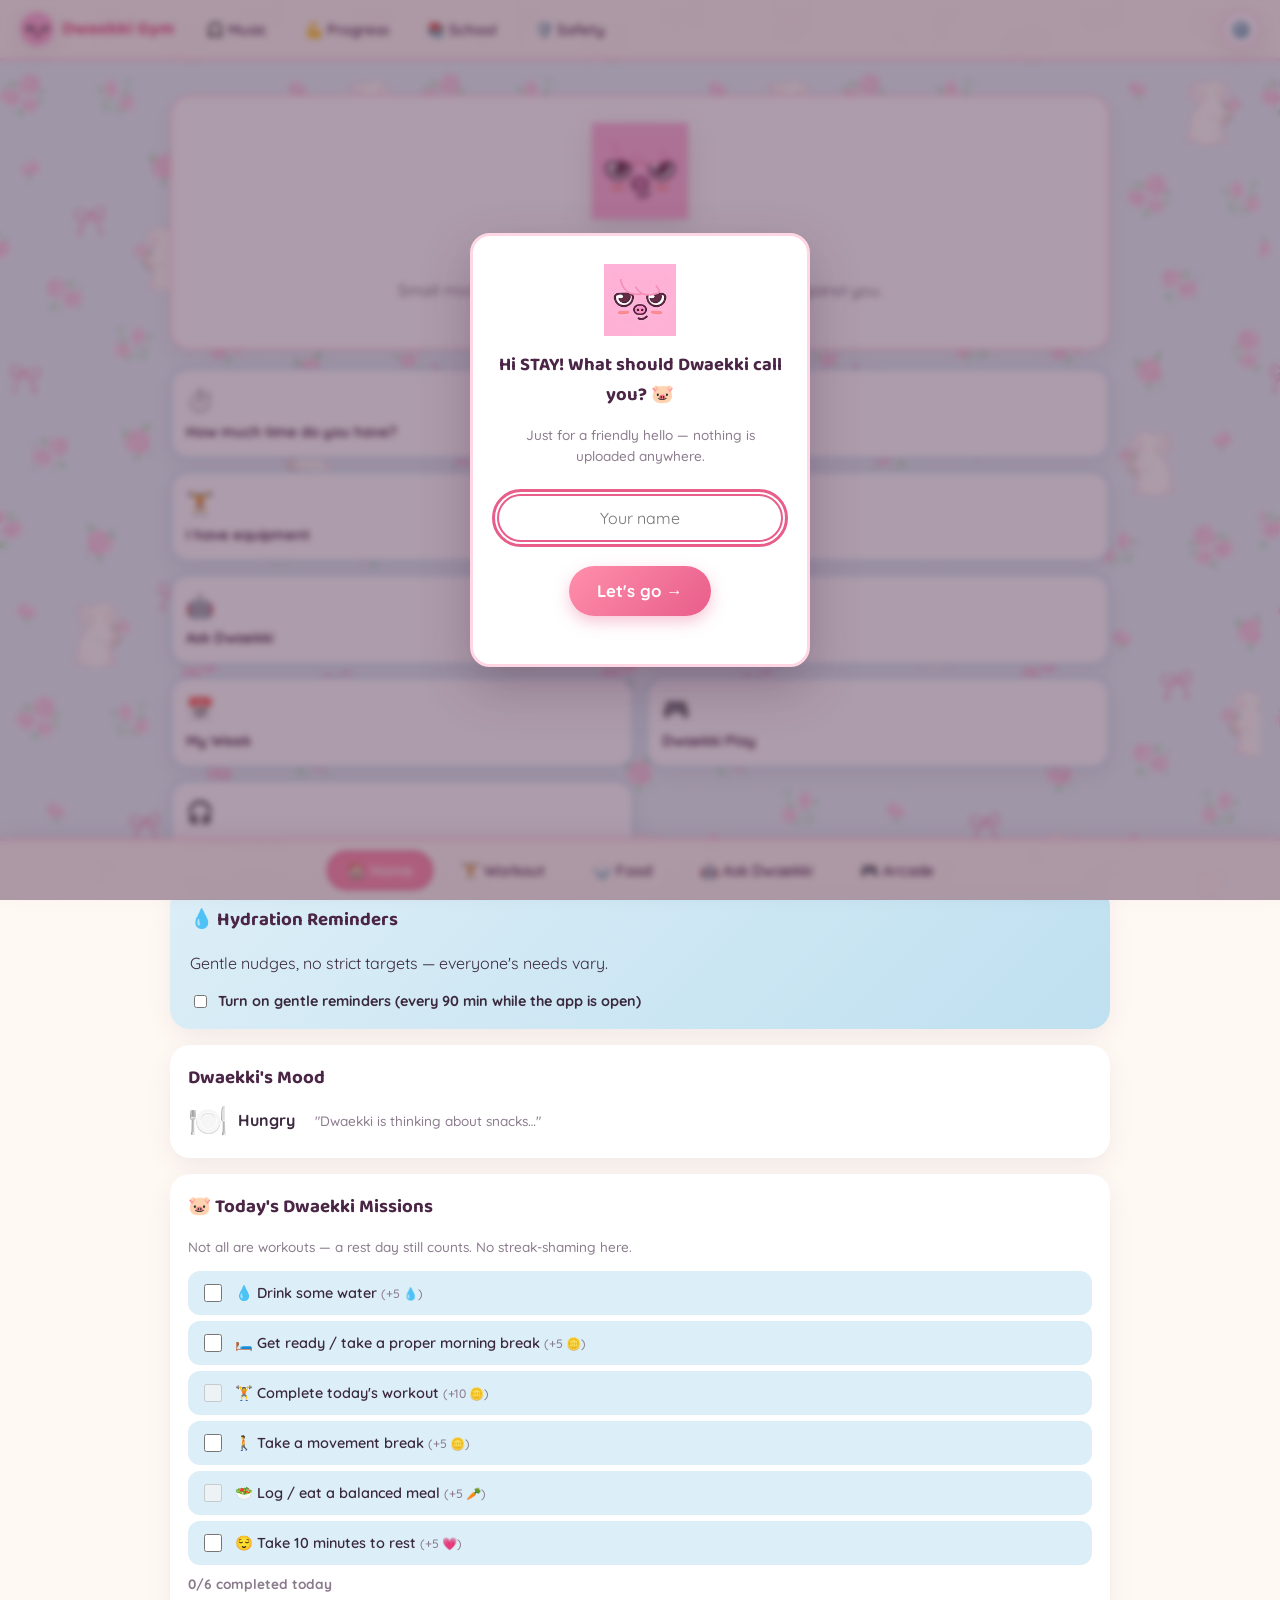
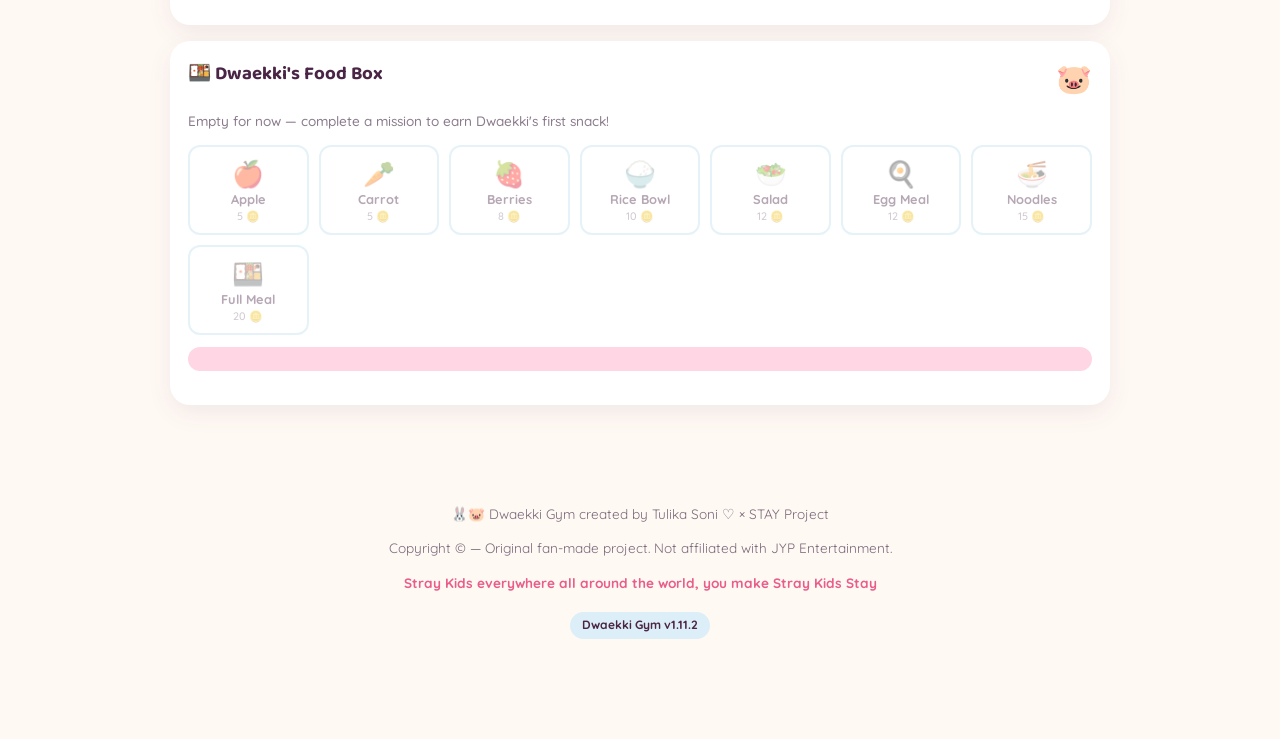
<file: index.html>
<!DOCTYPE html>
<html lang="en">
<head>
<meta charset="UTF-8" />
<meta name="viewport" content="width=device-width, initial-scale=1, viewport-fit=cover" />
<title>Dwaekki Gym 🐷🏋️</title>
<meta name="description" content="A free, no-pressure home workout + balanced food + mini-game world for STAYs everywhere." />
<meta name="theme-color" content="#FF8FAB" />
<link rel="manifest" href="manifest.json" />
<link rel="icon" href="icon-outside-192.png" />
<link rel="apple-touch-icon" href="icon-outside-180.png" />
<link rel="preconnect" href="https://fonts.googleapis.com">
<link href="https://fonts.googleapis.com/css2?family=Baloo+2:wght@500;600;700;800&family=Quicksand:wght@400;500;600;700&display=swap" rel="stylesheet">
<link rel="stylesheet" href="style.css" />
<script src="https://js.puter.com/v2/"></script>
</head>
<body>

<!-- ============ NAME ONBOARDING MODAL ============ -->
<div id="nameModal" class="name-modal hidden">
  <div class="name-modal-card">
    <img src="logo.png" class="name-modal-logo" alt="Dwaekki Gym logo" />
    <h2>Hi STAY! What should Dwaekki call you? 🐷</h2>
    <p class="muted">Just for a friendly hello — nothing is uploaded anywhere.</p>
    <input id="nameInput" type="text" placeholder="Your name" maxlength="24" autocomplete="off" />
    <button id="nameSubmitBtn" class="btn-primary big">Let's go →</button>
  </div>
</div>

<!-- ============ TOP BAR ============ -->
<header class="topbar">
  <div class="brand">
    <img src="icon-inside.png" alt="" class="brand-icon" />
    <span class="brand-name">Dwaekki Gym</span>
  </div>

  <nav class="topnav" id="topnav">
    <button data-nav="music" class="nav-btn">🎧 Music</button>
    <button data-nav="progress" class="nav-btn">💪 Progress</button>
    <button data-nav="school" class="nav-btn">📚 School</button>
    <button data-nav="safety" class="nav-btn">🛡️ Safety</button>
  </nav>

  <div class="topbar-actions">
    <div class="settings-wrap">
      <button id="settingsBtn" class="settings-btn" aria-haspopup="true" aria-expanded="false">⚙️</button>
      <div id="settingsPanel" class="settings-panel hidden">
        <h4>⚙️ Settings</h4>
        <div class="settings-row">
          <div id="currencyStrip" class="currency-strip"></div>
        </div>
        <div class="settings-row">
          <span class="settings-label">Select Language</span>
          <div id="google_translate_element" class="translate-slot"></div>
        </div>
        <div class="settings-row">
          <button id="installBtn" class="install-btn hidden">⬇️ Install</button>
        </div>
        <div class="settings-row">
          <span class="settings-label">🎨 Wallpaper Shop</span>
          <p class="muted" style="margin:0 0 6px;">Spend your 🪙 Dwaekki Coins on a new background for the whole app.</p>
          <div class="wallpaper-grid" id="wallpaperGrid"></div>
        </div>
      </div>
    </div>
  </div>
</header>

<!-- ============ BOTTOM NAV (desktop / tablet) ============ -->
<nav class="bottomnav-desktop" id="bottomnavDesktop">
  <button data-nav="home" class="desktop-bottom-btn active">🏠 Home</button>
  <button data-nav="workout" class="desktop-bottom-btn">🏋️ Workout</button>
  <button data-nav="food" class="desktop-bottom-btn">🍚 Food</button>
  <button data-nav="ai" class="desktop-bottom-btn">🤖 Ask Dwaekki</button>
  <button data-nav="arcade" class="desktop-bottom-btn">🎮 Arcade</button>
</nav>

<!-- ============ BOTTOM MOBILE NAV ============ -->
<nav class="bottomnav" id="bottomnav">
  <button data-nav="home" class="bottom-btn active"><span class="bottom-emoji">🏠</span><span>Home</span></button>
  <button data-nav="library" class="bottom-btn"><span class="bottom-emoji">📚</span><span>Library</span></button>
  <button data-nav="food" class="bottom-btn"><span class="bottom-emoji">🍚</span><span>Food</span></button>
  <button data-nav="ai" class="bottom-btn"><span class="bottom-emoji">🤖</span><span>Dwaekki</span></button>
  <button data-nav="safety" class="bottom-btn"><span class="bottom-emoji">🛡️</span><span>Safety</span></button>
</nav>

<!-- ============ HOME / DASHBOARD ============ -->
<main id="view-home" class="view active">
  <section class="greet-card">
    <img src="logo.png" alt="Dwaekki Gym logo" class="greet-logo" />
    <h1>Hi <span id="userNameDisplay" class="accent">STAY</span> <span class="wave">👋</span></h1>
    <p class="hero-sub" id="greetSub">Small movement counts. Dwaekki isn't keeping score against you.</p>
  </section>

  <section class="pill-grid">
    <button class="pill-card" data-nav="time"><span class="pill-emoji">⏱️</span>How much time do you have?</button>
    <button class="pill-card" data-quick-eq="none"><span class="pill-emoji">🧍</span>I have nothing</button>
    <button class="pill-card" data-quick-eq="some"><span class="pill-emoji">🏋️</span>I have equipment</button>
    <button class="pill-card" data-quick-goal="gentle"><span class="pill-emoji">🛌</span>Low-Energy Day</button>
    <button class="pill-card" data-nav="ai"><span class="pill-emoji">🤖</span>Ask Dwaekki</button>
    <button class="pill-card" data-nav="food"><span class="pill-emoji">🍚</span>Build a meal</button>
    <button class="pill-card" data-nav="progress"><span class="pill-emoji">📅</span>My Week</button>
    <button class="pill-card" data-nav="arcade"><span class="pill-emoji">🎮</span>Dwaekki Play</button>
    <button class="pill-card" data-nav="music"><span class="pill-emoji">🎧</span>Dwaekki Music</button>
  </section>

  <section class="hydration-card">
    <h3>💧 Hydration Reminders</h3>
    <p>Gentle nudges, no strict targets — everyone's needs vary.</p>
    <label class="hydro-toggle"><input type="checkbox" id="hydrationToggle" /> Turn on gentle reminders (every 90 min while the app is open)</label>
    <p id="hydrationNote" class="muted hidden">💧 Reminders are on — Dwaekki will nudge you gently.</p>
  </section>

  <section class="card mood-card">
    <h3>Dwaekki's Mood</h3>
    <div id="dwaekkiMood" class="mood-display"></div>
  </section>

  <section class="card missions-card">
    <h3>🐷 Today's Dwaekki Missions</h3>
    <p class="muted">Not all are workouts — a rest day still counts. No streak-shaming here.</p>
    <div id="missionsList"></div>
    <p id="missionsCount" class="muted" style="margin-top:8px;font-weight:700;"></p>
  </section>

  <section class="card foodbox-card">
    <div style="display:flex;justify-content:space-between;align-items:center;">
      <h3>🍱 Dwaekki's Food Box</h3>
      <span style="font-size:1.8rem;">🐷</span>
    </div>
    <p id="foodBoxHistory" class="muted"></p>
    <div id="foodShopGrid" class="food-shop-grid"></div>
    <p id="foodBoxReaction" class="dwaekki-says"></p>
  </section>
</main>

<!-- ============ WORKOUT HUB ============ -->
<main id="view-workout" class="view">
  <h2>🏋️ Home Workout Hub</h2>

  <div class="step" id="step-equipment">
    <h3>What do you have?</h3>
    <div class="choice-row" id="equipmentChoice">
      <button class="choice-pill" data-eq="none">🟢 Nothing</button>
      <button class="choice-pill" data-eq="basic">🟡 Basic home stuff</button>
      <button class="choice-pill" data-eq="some">🔵 Some equipment</button>
      <button class="choice-pill" data-eq="full">🟣 Full home gym</button>
    </div>
    <div id="equipmentList" class="checkbox-row hidden">
      <label><input type="checkbox" value="dumbbells" /> ☑ Dumbbells</label>
      <label><input type="checkbox" value="bands" /> ☑ Resistance bands</label>
      <label><input type="checkbox" value="mat" /> ☑ Yoga mat</label>
      <label><input type="checkbox" value="kettlebell" /> ☑ Kettlebell</label>
      <label><input type="checkbox" value="pullup" /> ☑ Pull-up bar</label>
      <label><input type="checkbox" value="bike" /> ☑ Exercise bike</label>
      <label><input type="checkbox" value="treadmill" /> ☑ Treadmill</label>
      <label><input type="checkbox" value="skipping" /> ☑ Skipping rope</label>
    </div>
  </div>

  <div class="step" id="step-goal">
    <h3>What do you want to do?</h3>
    <div class="choice-row" id="goalChoice">
      <button class="choice-pill" data-goal="strength">💪 Strength</button>
      <button class="choice-pill" data-goal="cardio">🫀 Cardio</button>
      <button class="choice-pill" data-goal="mobility">🧘 Mobility</button>
      <button class="choice-pill" data-goal="energy">⚡ Energy boost</button>
      <button class="choice-pill" data-goal="general">🏃 General fitness</button>
      <button class="choice-pill" data-goal="posture">🧍 Posture & movement</button>
      <button class="choice-pill" data-goal="music">🎵 Music workout</button>
      <button class="choice-pill" data-goal="beginner">🌱 Beginner</button>
      <button class="choice-pill" data-goal="gentle">😴 Gentle / recovery</button>
    </div>
  </div>

  <div class="step" id="step-accessibility">
    <h3>Any adjustments? <span class="muted">(optional)</span></h3>
    <div class="choice-row" id="accessChoice">
      <button class="choice-pill toggle" data-acc="seated">🧑‍🦽 Seated versions</button>
      <button class="choice-pill toggle" data-acc="lowimpact">🕊️ Low-impact</button>
      <button class="choice-pill toggle" data-acc="nojump">🚫 No jumping</button>
    </div>
  </div>

  <button id="generateWorkoutBtn" class="btn-primary big">Build My Workout 🐷</button>

  <div id="workoutResult" class="workout-result hidden">
    <h3 id="workoutTitle"></h3>
    <ol id="workoutList" class="exercise-list"></ol>
    <div class="workout-actions">
      <button id="startGuidedTimerBtn" class="btn-primary big">▶️ Start Guided Timer</button>
    </div>
    <div class="workout-actions">
      <button id="completeWorkoutBtn" class="btn-ghost">✅ I already did this</button>
      <button id="missedDayBtn" class="btn-ghost">🔄 I missed today</button>
    </div>
    <p id="dwaekkiSays" class="dwaekki-says"></p>
  </div>

  <div class="card safety-note">🛡️ Stop if something causes real pain. This is general movement guidance, not personal medical advice — see the <button class="linklike" data-nav="safety">Safety Center</button> for the full rules.</div>
</main>

<!-- ============ HOW MUCH TIME DO YOU HAVE? ============ -->
<main id="view-time" class="view">
  <h2>⏱️ How much time do you have?</h2>
  <p class="section-sub">Dwaekki will size a workout to fit — pick a number below.</p>
  <div class="choice-row" id="timeChipRow">
    <button class="time-chip" data-mins="5">5 min</button>
    <button class="time-chip" data-mins="10">10 min</button>
    <button class="time-chip" data-mins="15">15 min</button>
    <button class="time-chip" data-mins="20">20 min</button>
    <button class="time-chip" data-mins="30">30 min</button>
  </div>
  <p class="muted" style="margin-top:14px;">Uses whatever equipment + goal you last picked in the Workout Hub (defaults to bodyweight · general fitness).</p>
</main>

<!-- ============ GUIDED WORKOUT TIMER ============ -->
<main id="view-timer" class="view">
  <div id="timerPreScreen">
    <h2>🐷 Your Workout</h2>
    <div class="timer-pre-card">
      <p id="timerPreSummary" class="muted" style="font-size:.95rem;"></p>
      <div class="switch-row"><span>🔊 Sound</span><input type="checkbox" id="timerSoundToggle" checked /></div>
      <div class="switch-row"><span>📳 Vibration</span><input type="checkbox" id="timerVibrationToggle" checked /></div>
      <div class="switch-row"><span>🔆 Keep screen awake</span><input type="checkbox" id="timerWakeToggle" checked /></div>
      <p class="muted" style="font-size:.75rem; margin:6px 0 0;">Phones pause timers when the screen locks — keeping this on is the surest way to have the countdown stay perfectly accurate start to finish.</p>
      <button id="timerBeginBtn" class="btn-primary big" style="margin-top:14px;">▶ Start Workout</button>
    </div>
  </div>

  <div id="timerActiveScreen" class="hidden">
    <div class="timer-active-card" id="timerActiveCard">
      <p class="timer-step-label" id="timerStepLabel"></p>
      <h2 id="timerExerciseName"></h2>
      <div class="timer-countdown" id="timerCountdown">00:00</div>
      <div class="timer-progress-bar"><div id="timerProgressFill" class="timer-progress-fill"></div></div>
      <p id="timerNextLabel" class="muted"></p>
      <p id="timerRestMsg" class="dwaekki-says hidden">💗 Sip some water, shake it out — back to it soon.</p>
      <div class="timer-controls">
        <button id="timerPauseBtn" class="btn-ghost">⏸️</button>
        <button id="timerSkipBtn" class="btn-ghost">⏭️</button>
        <button id="timerRestartBtn" class="btn-ghost">🔄</button>
      </div>
    </div>
  </div>

  <div id="timerDoneScreen" class="hidden">
    <div class="timer-done-card">
      <h2>🎉 You Did It!</h2>
      <p class="dwaekki-says">Dwaekki is proud of you. Small movement still counts. ❤️</p>
      <button id="timerFeedBtn" class="btn-primary big">🐰 Feed Dwaekki</button>
      <button id="timerBackHomeBtn" class="btn-ghost" style="margin-top:10px;">↩ Back Home</button>
    </div>
  </div>
</main>

<!-- ============ WORKOUT LIBRARY (full browse) ============ -->
<main id="view-library" class="view">
  <h2>📚 Workout Library</h2>
  <p class="section-sub">Every move Dwaekki knows, all in one place. Filter by what you've got and what you're going for — no need to build a full workout first.</p>

  <div class="step">
    <h3>What do you have?</h3>
    <div class="choice-row" id="libEquipmentChoice">
      <button class="choice-pill selected" data-lib-eq="none">🟢 Nothing</button>
      <button class="choice-pill" data-lib-eq="basic">🟡 Basic home stuff</button>
      <button class="choice-pill" data-lib-eq="some">🔵 Some equipment</button>
      <button class="choice-pill" data-lib-eq="full">🟣 Full home gym</button>
    </div>
  </div>

  <div class="step">
    <h3>What kind of move?</h3>
    <div class="choice-row" id="libGoalChoice">
      <button class="choice-pill selected" data-lib-goal="strength">💪 Strength</button>
      <button class="choice-pill" data-lib-goal="cardio">🫀 Cardio</button>
      <button class="choice-pill" data-lib-goal="mobility">🧘 Mobility</button>
      <button class="choice-pill" data-lib-goal="energy">⚡ Energy boost</button>
      <button class="choice-pill" data-lib-goal="general">🏃 General fitness</button>
      <button class="choice-pill" data-lib-goal="posture">🧍 Posture & movement</button>
      <button class="choice-pill" data-lib-goal="music">🎵 Music workout</button>
      <button class="choice-pill" data-lib-goal="beginner">🌱 Beginner</button>
      <button class="choice-pill" data-lib-goal="gentle">😴 Gentle / recovery</button>
    </div>
  </div>

  <div class="workout-result">
    <h3 id="libraryListTitle">Strength · Nothing needed</h3>
    <ol id="libraryList" class="exercise-list"></ol>
  </div>

  <div class="card safety-note">📚 Browsing only — nothing here logs a workout. Head to the <button class="linklike" data-nav="workout">Workout Hub</button> to build and complete a full session.</div>
</main>

<!-- ============ FOOD ============ -->
<main id="view-food" class="view">
  <h2>🍚 Food Section</h2>
  <p class="section-sub">No strict diets here — just balanced, worldwide-STAY meal ideas.</p>

  <div class="food-controls">
    <div class="control-block">
      <label for="regionSelect">Region</label>
      <select id="regionSelect"></select>
    </div>
    <div class="control-block">
      <label>Diet</label>
      <div class="choice-row" id="dietChoice">
        <button class="choice-pill selected" data-diet="veg">Vegetarian</button>
        <button class="choice-pill" data-diet="eggitarian">Eggetarian</button>
        <button class="choice-pill" data-diet="nonveg">Non-vegetarian</button>
      </div>
    </div>
  </div>

  <label class="budget-toggle"><input type="checkbox" id="budgetToggle" /> 💸 Budget-friendly only</label>

  <button id="showMealsBtn" class="btn-primary big">Show Me Meals 🍽️</button>
  <div id="mealResults" class="meal-grid"></div>

  <hr class="divider"/>

  <h3>🍱 Build My Plate</h3>
  <p class="section-sub">No calorie counting. Just pick what sounds good.</p>
  <div class="plate-builder">
    <div class="plate-col">
      <h4>Pick a carb</h4>
      <div class="choice-row" data-plate="carb">
        <button class="choice-pill">🍚 Rice</button><button class="choice-pill">🥔 Potato</button>
        <button class="choice-pill">🍞 Bread</button><button class="choice-pill">🌽 Corn</button>
        <button class="choice-pill">🍜 Noodles</button><button class="choice-pill">🥣 Oats</button>
      </div>
    </div>
    <div class="plate-col">
      <h4>Pick a protein</h4>
      <div class="choice-row" data-plate="protein">
        <button class="choice-pill">🌱 Dal</button><button class="choice-pill">🫘 Beans</button>
        <button class="choice-pill">🥛 Yogurt</button><button class="choice-pill">🧀 Paneer/Tofu</button>
        <button class="choice-pill">🥚 Eggs</button><button class="choice-pill">🐟 Fish</button>
        <button class="choice-pill">🍗 Chicken</button>
      </div>
    </div>
    <div class="plate-col">
      <h4>Add colour</h4>
      <div class="choice-row" data-plate="color">
        <button class="choice-pill">🥕 Carrot</button><button class="choice-pill">🥦 Broccoli</button>
        <button class="choice-pill">🥬 Greens</button><button class="choice-pill">🍅 Tomato</button>
        <button class="choice-pill">🥒 Cucumber</button><button class="choice-pill">🍎 Fruit</button>
      </div>
    </div>
    <div class="plate-col">
      <h4>Add something you enjoy</h4>
      <div class="choice-row" data-plate="joy">
        <button class="choice-pill">🍫 Chocolate</button><button class="choice-pill">🍪 Biscuit</button>
        <button class="choice-pill">🍦 Ice cream</button><button class="choice-pill">🍕 Pizza</button>
      </div>
    </div>
  </div>
  <div id="plateResult" class="plate-result hidden"></div>

  <hr class="divider"/>
  <h3>🥕 What can I make with what I have?</h3>
  <div class="pantry-row">
    <input id="pantryInput" type="text" placeholder="e.g. rice, eggs, tomatoes" />
    <button id="pantryBtn" class="btn-primary">Ask Dwaekki</button>
  </div>
  <div id="pantryResult" class="dwaekki-says"></div>
</main>

<!-- ============ ASK DWAEKKI (AI) ============ -->
<main id="view-ai" class="view">
  <h2><img src="icon-inside.png" alt="" class="ai-avatar-icon" /> Ask Dwaekki</h2>
  <p class="section-sub">Dwaekki is a small wellness helper — not a doctor, not a dietitian. For pain, injury, or eating/medical concerns, Dwaekki will always point you to a real qualified professional.</p>
  <p class="ai-mode-note" id="aiModeNote">🐷 Checking connection…</p>

  <div class="chat-window" id="chatWindow"></div>

  <div class="chat-suggestions" id="chatSuggestions">
    <button>I only have 10 minutes today. What can I do?</button>
    <button>I have dumbbells and a resistance band.</button>
    <button>What can I substitute for this exercise?</button>
    <button>I don't have eggs. What can I use instead?</button>
    <button>What can I make with rice, dal and vegetables?</button>
    <button>I'm travelling and don't have equipment.</button>
    <button>Can you make my workout shorter?</button>
    <button>I missed yesterday. What should I do today?</button>
  </div>

  <form id="chatForm" class="chat-form">
    <input id="chatInput" type="text" placeholder="Ask Dwaekki anything about workouts or food..." autocomplete="off" />
    <button type="submit" class="btn-primary">Send</button>
  </form>
</main>

<!-- ============ ARCADE ============ -->
<main id="view-arcade" class="view">
  <h2>🎮 Dwaekki Arcade</h2>
  <p class="section-sub">Pick any game. No pressure, no losing streaks — just cozy little breaks.</p>
  <div class="arcade-grid" id="arcadeGrid"></div>
  <div id="gameStage" class="game-stage hidden">
    <div class="game-stage-header">
      <h3 id="gameStageTitle"></h3>
      <button id="closeGameBtn" class="btn-ghost">✕ Close</button>
    </div>
    <div id="gameStageBody"></div>
  </div>
</main>

<!-- ============ MUSIC ============ -->
<main id="view-music" class="view">
  <h2>🎧 Dwaekki Music</h2>
  <p class="section-sub">Paste a YouTube link, or tap wherever you already listen — either way, keep the beat going while you move.</p>

  <div class="card music-connect-card">
    <h3>🎵 Find it on your platform</h3>
    <p class="muted">Type a song or artist, then tap wherever you already listen — it opens their search, already logged into your account in your browser.</p>
    <form id="platformSearchForm" class="pantry-row" style="margin-top:10px;">
      <input id="platformSearchInput" type="text" placeholder="Search a song or artist…" autocomplete="off" />
    </form>
    <div class="connect-row" style="margin-top:10px;">
      <button class="platform-btn platform-pick" data-platform="apple">🍎 Apple Music</button>
      <button class="platform-btn platform-pick" data-platform="ytmusic">▶️ YouTube Music</button>
      <button class="platform-btn platform-pick" data-platform="amazon">🎧 Amazon Music</button>
      <button class="platform-btn platform-pick" data-platform="tidal">🌊 Tidal</button>
      <button class="platform-btn platform-pick" data-platform="qobuz">🎼 Qobuz</button>
      <button class="platform-btn platform-pick" data-platform="jiosaavn">💚 JioSaavn</button>
      <button class="platform-btn platform-pick" data-platform="gaana">🧡 Gaana</button>
    </div>
  </div>

  <div class="card music-card">
    <h3>Or paste a link</h3>
    <label class="switch-row" style="border:none; padding:4px 0 10px;"><span>🔆 Keep screen awake while playing</span><input type="checkbox" id="musicWakeToggle" /></label>
    <div class="pantry-row">
      <input id="musicInput" type="text" placeholder="Paste a YouTube link…" autocomplete="off" />
      <button id="musicPlayBtn" class="btn-primary">Play</button>
    </div>
    <div id="musicEmbedWrap" class="music-embed-wrap hidden">
      <iframe id="musicEmbed" src="" title="Dwaekki Music player" frameborder="0" allow="autoplay; encrypted-media" allowfullscreen></iframe>
    </div>
    <p id="musicNote" class="muted"></p>
  </div>

  <h3>💡 Quick picks (STAY-approved moods)</h3>
  <div class="choice-row">
    <button class="choice-pill music-suggest" data-q="lofi study beats">🎵 Lo-fi focus</button>
    <button class="choice-pill music-suggest" data-q="kpop workout playlist">💃 K-pop workout mix</button>
    <button class="choice-pill music-suggest" data-q="stray kids upbeat songs">🐺 Stray Kids energy</button>
    <button class="choice-pill music-suggest" data-q="calm stretching music">🧘 Calm stretch music</button>
  </div>
  <p class="muted">Quick picks open a YouTube search in a new tab — pick whatever fits your mood, then paste the link above to play it here.</p>
</main>

<!-- ============ PROGRESS ============ -->
<main id="view-progress" class="view">
  <h2>💪 My Progress</h2>
  <div class="progress-grid">
    <div class="stat-card"><span id="statWorkouts">0</span><label>🏋️ Workouts completed</label></div>
    <div class="stat-card"><span id="statMinutes">0</span><label>⏱️ Active minutes</label></div>
    <div class="stat-card"><span id="statStreak">0</span><label>🔥 Current consistency</label></div>
    <div class="stat-card"><span id="statMobility">0</span><label>🧘 Mobility sessions</label></div>
    <div class="stat-card"><span id="statMeals">0</span><label>🥗 Meals explored</label></div>
    <div class="stat-card"><span id="statRest">0</span><label>💗 Rest days respected</label></div>
  </div>

  <div class="level-card">
    <h3 id="levelLabel2">Level 1 · Baby Dwaekki</h3>
    <div class="bar"><div id="levelBar2" class="bar-fill"></div></div>
  </div>

  <div class="dash-card">
    <h3>📅 My Week</h3>
    <div id="weekStrip" class="week-strip"></div>
  </div>

  <h3>🏆 Achievements</h3>
  <div class="achieve-grid" id="achieveGrid"></div>
</main>

<!-- ============ SCHOOL ============ -->
<main id="view-school" class="view">
  <h2>📚 Dwaekki School</h2>
  <p class="section-sub">Bite-sized answers to "why" — the science behind moving and eating well.</p>
  <div class="accordion" id="schoolAccordion"></div>
</main>

<!-- ============ SAFETY ============ -->
<main id="view-safety" class="view">
  <h2>🛡️ Safety Center</h2>
  <div class="card">
    <ul class="safety-list">
      <li>Stop if something causes significant or sharp pain.</li>
      <li>Never exercise through an injury — rest and recover first.</li>
      <li>Warm up before, cool down after.</li>
      <li>Use any equipment the way it's meant to be used.</li>
      <li>Keep clear space around you before you start moving.</li>
      <li>Don't copy advanced moves just because they look cool online.</li>
      <li>Ask a qualified adult, doctor, or physiotherapist if something feels off.</li>
    </ul>
  </div>
  <div class="card highlight">
    This site is built to be <strong>anti-extreme-diet</strong> and <strong>anti-body-shaming</strong>. There is no weight tracker, no calorie counter, and no "before/after" culture here — progress is measured in movement, consistency, and how you feel. 💗
  </div>
  <div class="card">
    Dwaekki is a fitness helper, not a medical professional. For pain, injury, fainting, breathing problems, disordered eating, or any medical concern — please talk to a parent/guardian, doctor, physiotherapist, or other qualified professional.
  </div>

  <div class="card privacy-card">
    <h3>🔒 Privacy</h3>
    <ul class="safety-list">
      <li>Everything (name, progress, week planner, points) stays on this device.</li>
      <li>No location, contacts, or personal/health data is collected.</li>
      <li>Your offline Dwaekki tools (workouts, food ideas, the mission game) run fully on this device.</li>
      <li>When you use Ask Dwaekki's online AI, your message is sent to the AI service Dwaekki uses (Puter) so it can reply — Dwaekki Gym itself doesn't store that chat history on a server.</li>
    </ul>
    <button id="clearDataBtn" class="btn-danger">Clear My Data</button>
  </div>
</main>

<footer class="site-footer">
  <p>🐰🐷 Dwaekki Gym created by Tulika Soni ♡ × STAY Project</p>
  <p>Copyright © — Original fan-made project. Not affiliated with JYP Entertainment.</p>
  <p class="footer-love">Stray Kids everywhere all around the world, you make Stray Kids Stay</p>
  <p class="version-tag" id="versionTag">Dwaekki Gym v1.0.0</p>
</footer>

<!-- ============ UPDATE TOAST ============ -->
<div id="updateToast" class="update-toast hidden">
  <p>🐷 A new Dwaekki update is ready!</p>
  <p class="update-sub">We've added some new things for you. ✨</p>
  <div class="update-actions">
    <button id="updateNowBtn" class="btn-primary">Update now</button>
    <button id="updateLaterBtn" class="btn-ghost">Later</button>
  </div>
</div>

<script src="data.js"></script>
<script src="ai.js"></script>
<script src="games.js"></script>
<script src="app.js"></script>
</body>
</html>
</file>
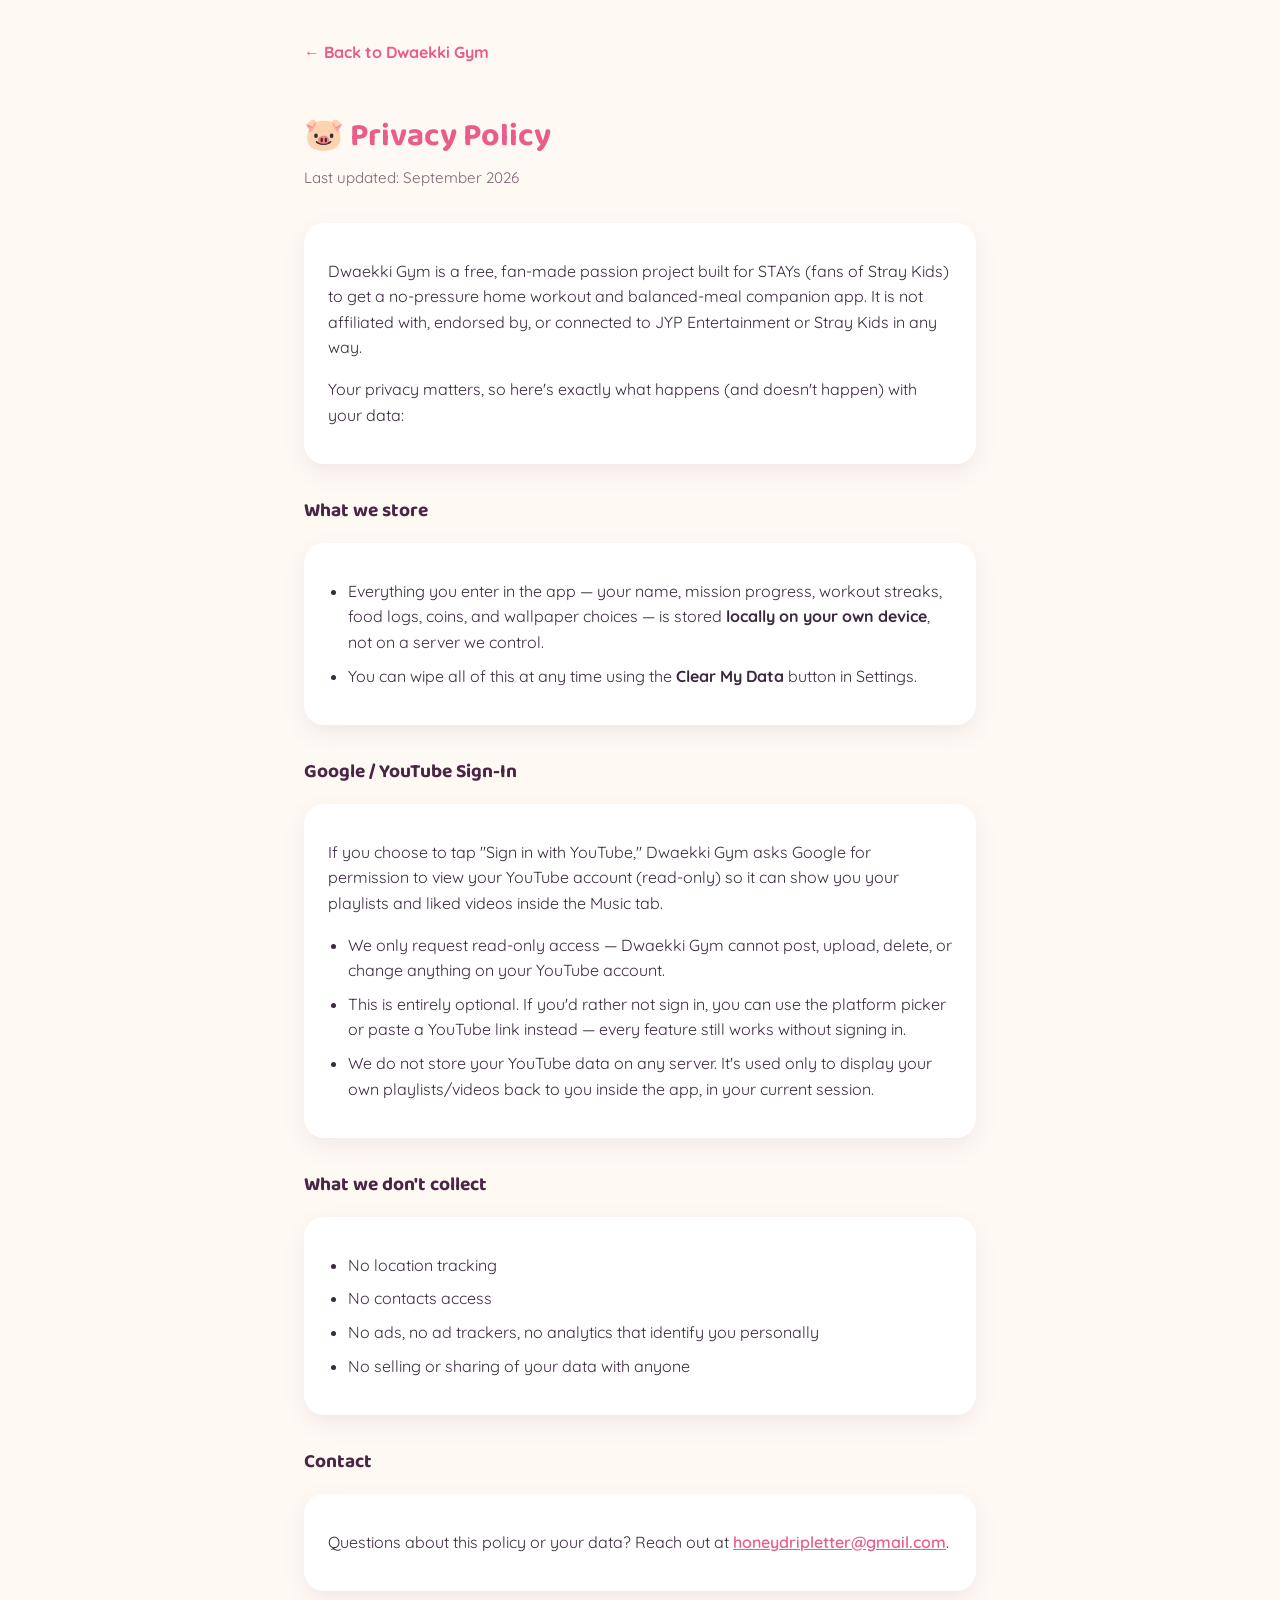
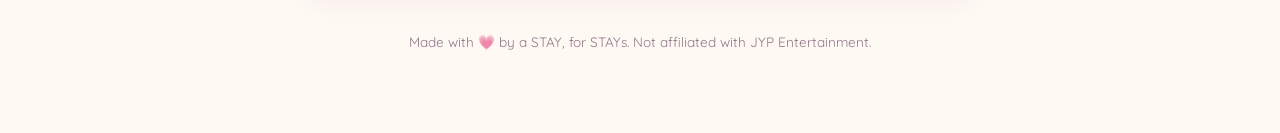
<file: privacy.html>
<!DOCTYPE html>
<html lang="en">
<head>
<meta charset="UTF-8" />
<meta name="viewport" content="width=device-width, initial-scale=1, viewport-fit=cover" />
<title>Privacy Policy — Dwaekki Gym 🐷</title>
<meta name="theme-color" content="#FF8FAB" />
<link rel="icon" href="icon-outside-192.png" />
<link rel="preconnect" href="https://fonts.googleapis.com">
<link href="https://fonts.googleapis.com/css2?family=Baloo+2:wght@600;700;800&family=Quicksand:wght@400;500;600;700&display=swap" rel="stylesheet">
<style>
  :root{
    --sky:#DCEEF7; --cream:#FFF9F4; --pink:#FF8FAB; --pink-soft:#FFD6E3;
    --pink-deep:#E85D8A; --plum:#4A2545; --ink:#3B2A3E; --radius:20px;
    --shadow:0 8px 24px rgba(74,37,69,0.08);
    --font-display:'Baloo 2', ui-rounded, sans-serif;
    --font-body:'Quicksand', ui-rounded, sans-serif;
  }
  *{box-sizing:border-box;}
  body{
    margin:0; font-family:var(--font-body); color:var(--ink);
    background:var(--cream); line-height:1.6;
  }
  .wrap{max-width:720px; margin:0 auto; padding:40px 24px 80px;}
  h1{font-family:var(--font-display); color:var(--pink-deep); font-size:2rem; margin-bottom:4px;}
  .sub{color:var(--plum); opacity:.7; margin-top:0; margin-bottom:32px; font-size:.95rem;}
  h2{font-family:var(--font-display); color:var(--plum); font-size:1.2rem; margin-top:32px;}
  .card{
    background:#fff; border-radius:var(--radius); padding:20px 24px;
    box-shadow:var(--shadow); margin-bottom:16px;
  }
  a{color:var(--pink-deep); font-weight:600;}
  .back{
    display:inline-block; margin-bottom:24px; text-decoration:none;
    font-weight:700; color:var(--pink-deep);
  }
  ul{padding-left:20px;}
  li{margin-bottom:8px;}
  footer{text-align:center; margin-top:40px; font-size:.85rem; color:var(--plum); opacity:.6;}
</style>
</head>
<body>
<div class="wrap">
  <a class="back" href="./">← Back to Dwaekki Gym</a>
  <h1>🐷 Privacy Policy</h1>
  <p class="sub">Last updated: September 2026</p>

  <div class="card">
    <p>Dwaekki Gym is a free, fan-made passion project built for STAYs (fans of Stray Kids) to get a
    no-pressure home workout and balanced-meal companion app. It is not affiliated with, endorsed by,
    or connected to JYP Entertainment or Stray Kids in any way.</p>
    <p>Your privacy matters, so here's exactly what happens (and doesn't happen) with your data:</p>
  </div>

  <h2>What we store</h2>
  <div class="card">
    <ul>
      <li>Everything you enter in the app — your name, mission progress, workout streaks, food logs,
      coins, and wallpaper choices — is stored <strong>locally on your own device</strong>, not on a
      server we control.</li>
      <li>You can wipe all of this at any time using the <strong>Clear My Data</strong> button in
      Settings.</li>
    </ul>
  </div>

  <h2>Google / YouTube Sign-In</h2>
  <div class="card">
    <p>If you choose to tap "Sign in with YouTube," Dwaekki Gym asks Google for permission to view your
    YouTube account (read-only) so it can show you your playlists and liked videos inside the Music tab.</p>
    <ul>
      <li>We only request read-only access — Dwaekki Gym cannot post, upload, delete, or change
      anything on your YouTube account.</li>
      <li>This is entirely optional. If you'd rather not sign in, you can use the platform picker or
      paste a YouTube link instead — every feature still works without signing in.</li>
      <li>We do not store your YouTube data on any server. It's used only to display your own
      playlists/videos back to you inside the app, in your current session.</li>
    </ul>
  </div>

  <h2>What we don't collect</h2>
  <div class="card">
    <ul>
      <li>No location tracking</li>
      <li>No contacts access</li>
      <li>No ads, no ad trackers, no analytics that identify you personally</li>
      <li>No selling or sharing of your data with anyone</li>
    </ul>
  </div>

  <h2>Contact</h2>
  <div class="card">
    <p>Questions about this policy or your data? Reach out at
    <a href="mailto:honeydripletter@gmail.com">honeydripletter@gmail.com</a>.</p>
  </div>

  <footer>Made with 💗 by a STAY, for STAYs. Not affiliated with JYP Entertainment.</footer>
</div>
</body>
</html>
</file>
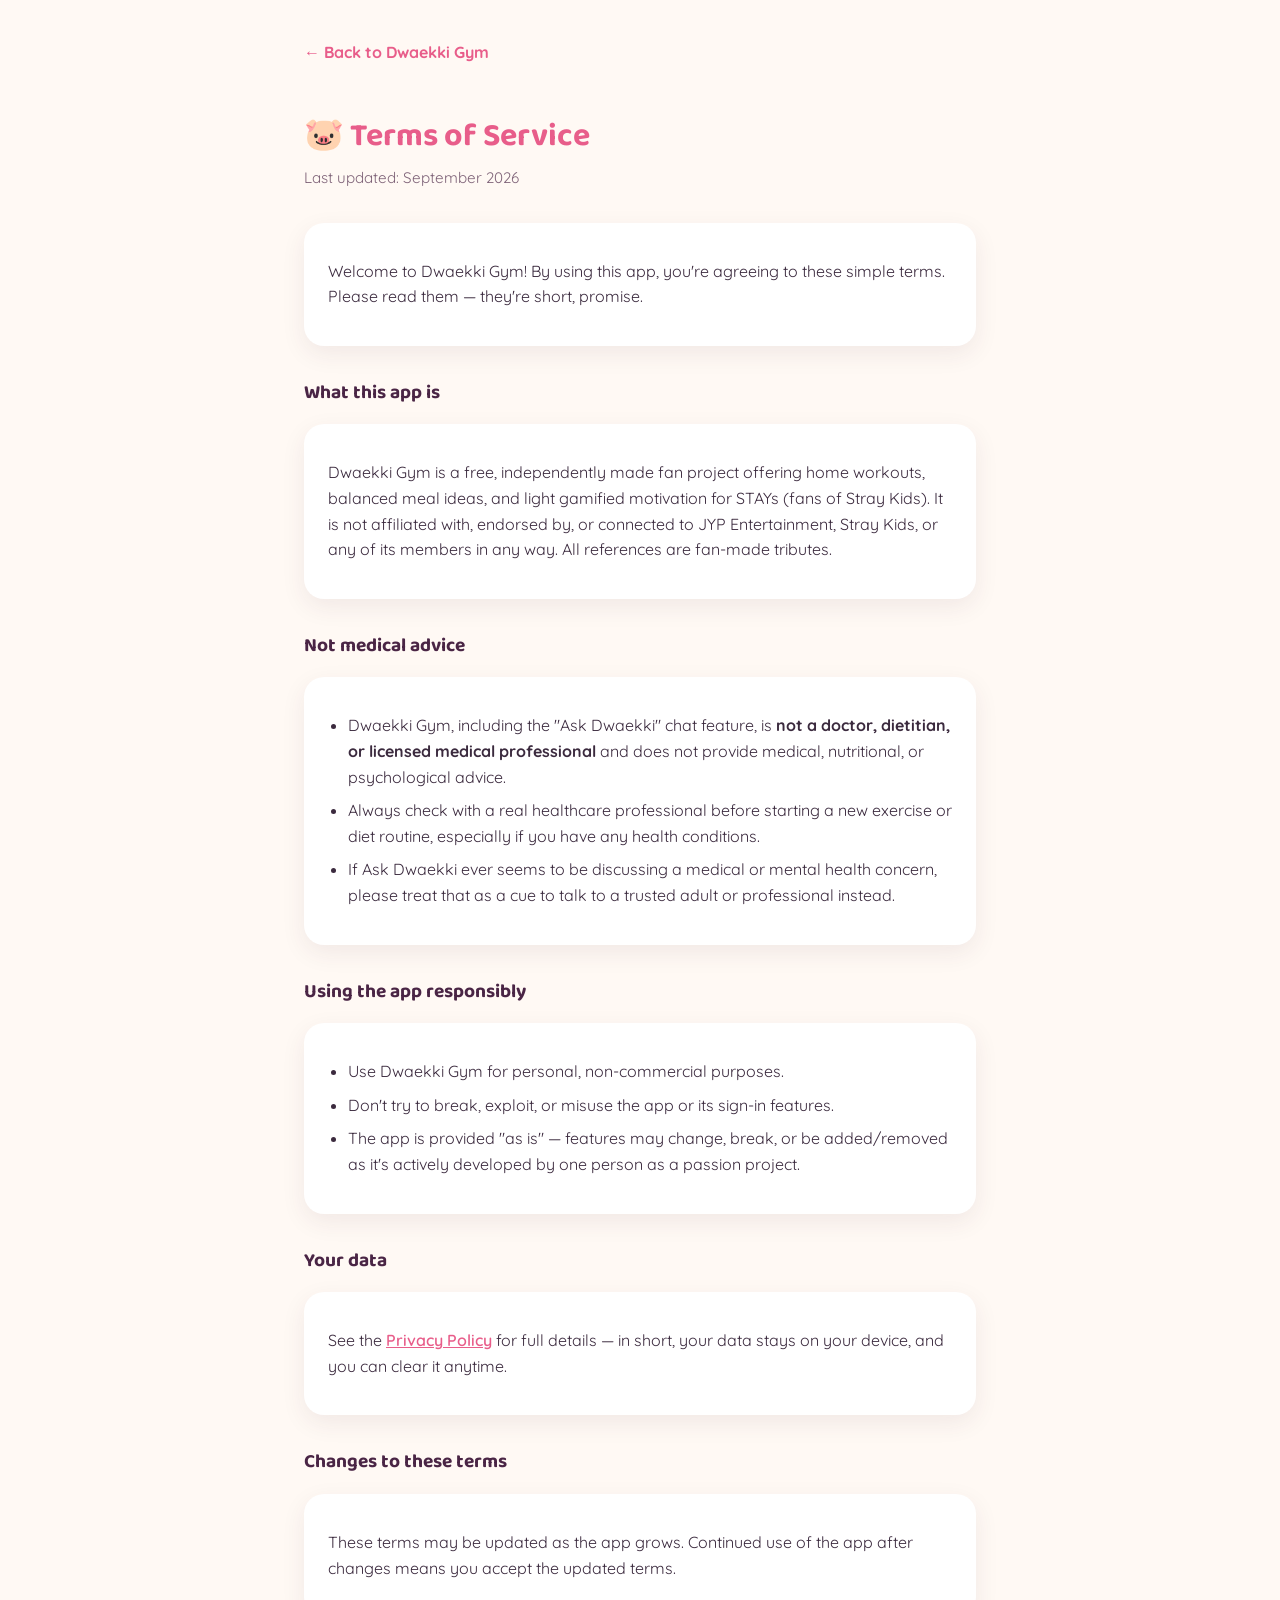
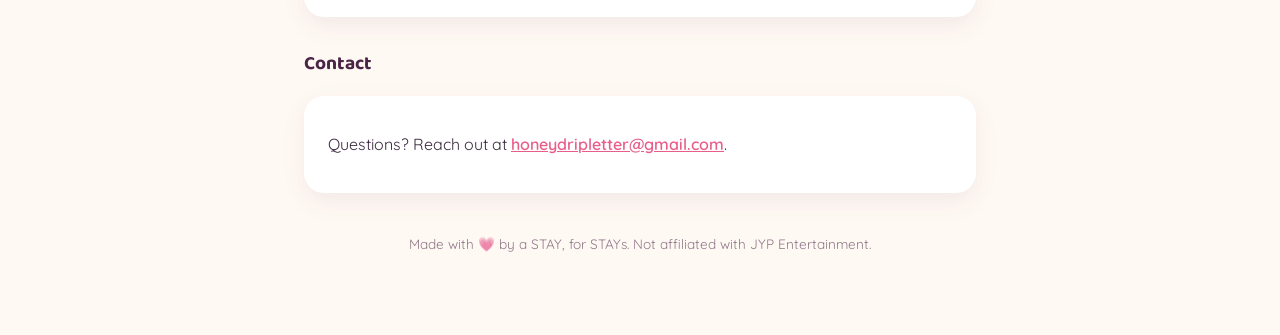
<file: terms.html>
<!DOCTYPE html>
<html lang="en">
<head>
<meta charset="UTF-8" />
<meta name="viewport" content="width=device-width, initial-scale=1, viewport-fit=cover" />
<title>Terms of Service — Dwaekki Gym 🐷</title>
<meta name="theme-color" content="#FF8FAB" />
<link rel="icon" href="icon-outside-192.png" />
<link rel="preconnect" href="https://fonts.googleapis.com">
<link href="https://fonts.googleapis.com/css2?family=Baloo+2:wght@600;700;800&family=Quicksand:wght@400;500;600;700&display=swap" rel="stylesheet">
<style>
  :root{
    --sky:#DCEEF7; --cream:#FFF9F4; --pink:#FF8FAB; --pink-soft:#FFD6E3;
    --pink-deep:#E85D8A; --plum:#4A2545; --ink:#3B2A3E; --radius:20px;
    --shadow:0 8px 24px rgba(74,37,69,0.08);
    --font-display:'Baloo 2', ui-rounded, sans-serif;
    --font-body:'Quicksand', ui-rounded, sans-serif;
  }
  *{box-sizing:border-box;}
  body{
    margin:0; font-family:var(--font-body); color:var(--ink);
    background:var(--cream); line-height:1.6;
  }
  .wrap{max-width:720px; margin:0 auto; padding:40px 24px 80px;}
  h1{font-family:var(--font-display); color:var(--pink-deep); font-size:2rem; margin-bottom:4px;}
  .sub{color:var(--plum); opacity:.7; margin-top:0; margin-bottom:32px; font-size:.95rem;}
  h2{font-family:var(--font-display); color:var(--plum); font-size:1.2rem; margin-top:32px;}
  .card{
    background:#fff; border-radius:var(--radius); padding:20px 24px;
    box-shadow:var(--shadow); margin-bottom:16px;
  }
  a{color:var(--pink-deep); font-weight:600;}
  .back{
    display:inline-block; margin-bottom:24px; text-decoration:none;
    font-weight:700; color:var(--pink-deep);
  }
  ul{padding-left:20px;}
  li{margin-bottom:8px;}
  footer{text-align:center; margin-top:40px; font-size:.85rem; color:var(--plum); opacity:.6;}
</style>
</head>
<body>
<div class="wrap">
  <a class="back" href="./">← Back to Dwaekki Gym</a>
  <h1>🐷 Terms of Service</h1>
  <p class="sub">Last updated: September 2026</p>

  <div class="card">
    <p>Welcome to Dwaekki Gym! By using this app, you're agreeing to these simple terms. Please read
    them — they're short, promise.</p>
  </div>

  <h2>What this app is</h2>
  <div class="card">
    <p>Dwaekki Gym is a free, independently made fan project offering home workouts, balanced meal
    ideas, and light gamified motivation for STAYs (fans of Stray Kids). It is not affiliated with,
    endorsed by, or connected to JYP Entertainment, Stray Kids, or any of its members in any way. All
    references are fan-made tributes.</p>
  </div>

  <h2>Not medical advice</h2>
  <div class="card">
    <ul>
      <li>Dwaekki Gym, including the "Ask Dwaekki" chat feature, is <strong>not a doctor, dietitian,
      or licensed medical professional</strong> and does not provide medical, nutritional, or
      psychological advice.</li>
      <li>Always check with a real healthcare professional before starting a new exercise or diet
      routine, especially if you have any health conditions.</li>
      <li>If Ask Dwaekki ever seems to be discussing a medical or mental health concern, please treat
      that as a cue to talk to a trusted adult or professional instead.</li>
    </ul>
  </div>

  <h2>Using the app responsibly</h2>
  <div class="card">
    <ul>
      <li>Use Dwaekki Gym for personal, non-commercial purposes.</li>
      <li>Don't try to break, exploit, or misuse the app or its sign-in features.</li>
      <li>The app is provided "as is" — features may change, break, or be added/removed as it's
      actively developed by one person as a passion project.</li>
    </ul>
  </div>

  <h2>Your data</h2>
  <div class="card">
    <p>See the <a href="privacy.html">Privacy Policy</a> for full details — in short, your data stays
    on your device, and you can clear it anytime.</p>
  </div>

  <h2>Changes to these terms</h2>
  <div class="card">
    <p>These terms may be updated as the app grows. Continued use of the app after changes means you
    accept the updated terms.</p>
  </div>

  <h2>Contact</h2>
  <div class="card">
    <p>Questions? Reach out at <a href="mailto:honeydripletter@gmail.com">honeydripletter@gmail.com</a>.</p>
  </div>

  <footer>Made with 💗 by a STAY, for STAYs. Not affiliated with JYP Entertainment.</footer>
</div>
</body>
</html>
</file>
<file: style.css>
:root{
  --sky: #DCEEF7;
  --sky-deep: #BFE0F0;
  --cream: #FFF9F4;
  --pink: #FF8FAB;
  --pink-soft: #FFD6E3;
  --pink-deep: #E85D8A;
  --plum: #4A2545;
  --sage: #A8C69F;
  --sage-deep: #7FA774;
  --gold: #F6C453;
  --ink: #3B2A3E;
  --radius: 20px;
  --radius-sm: 12px;
  --shadow: 0 8px 24px rgba(74,37,69,0.08);
  --font-display: 'Baloo 2', ui-rounded, 'Segoe UI Rounded', sans-serif;
  --font-body: 'Quicksand', ui-rounded, 'Segoe UI', sans-serif;
}

*{box-sizing:border-box;}
html{scroll-behavior:smooth;}
body{
  margin:0;
  font-family:var(--font-body);
  color:var(--ink);
  background:var(--cream) url('bg-pattern.png');
  background-size:420px;
  background-attachment:fixed;
  min-height:100vh;
}
h1,h2,h3,h4{font-family:var(--font-display); color:var(--plum); margin:0 0 .4em;}
p{line-height:1.55;}
.muted{color:#8a7a8c; font-weight:500; font-size:.85em;}
.hidden{display:none !important;}
button{font-family:inherit; cursor:pointer;}
:focus-visible{outline:3px solid var(--pink-deep); outline-offset:2px;}
@media (prefers-reduced-motion: reduce){ *{animation-duration:.01ms !important; transition-duration:.01ms !important;} }

/* ===== Topbar ===== */
.topbar{
  position:sticky; top:0; z-index:50;
  display:flex; align-items:center; gap:16px;
  padding:10px 20px;
  background:rgba(255,249,244,0.92);
  backdrop-filter:blur(6px);
  border-bottom:3px solid var(--pink-soft);
  flex-wrap:wrap;
}
.brand{display:flex; align-items:center; gap:8px;}
.brand-icon{width:34px; height:34px; border-radius:50%; box-shadow:var(--shadow);}
.brand-name{font-family:var(--font-display); font-weight:700; color:var(--pink-deep); font-size:1.15rem;}
.topnav{display:flex; gap:6px; flex-wrap:wrap; flex:1;}
.nav-btn{
  background:transparent; border:2px solid transparent; border-radius:999px;
  padding:7px 14px; font-weight:600; color:var(--plum); font-size:.92rem;
}
.nav-btn:hover{background:var(--pink-soft);}
.nav-btn.active{background:var(--pink); color:white; border-color:var(--pink-deep);}
.topbar-actions{display:flex; align-items:center; gap:10px;}
.install-btn{background:var(--sage); color:white; border:none; padding:8px 14px; border-radius:999px; font-weight:700;}
.translate-slot{font-size:.8rem;}

/* ===== Settings dropdown ===== */
.settings-wrap{position:relative;}
.settings-btn{
  background:white; border:2px solid var(--pink-soft); border-radius:50%;
  width:38px; height:38px; font-size:1.1rem; cursor:pointer; box-shadow:var(--shadow);
}
.settings-btn:hover{background:var(--pink-soft);}
.settings-panel{
  position:absolute; top:46px; right:0; z-index:60;
  background:white; border:2px solid var(--pink-soft); border-radius:var(--radius);
  box-shadow:var(--shadow); padding:14px; width:280px; max-width:88vw;
  max-height:70vh; overflow-y:auto;
}
.settings-panel.hidden{display:none;}
.settings-panel h4{margin:0 0 10px; color:var(--pink-deep); font-family:var(--font-display);}
.settings-row{margin-bottom:10px; display:flex; flex-direction:column; gap:6px;}
.settings-row:last-child{margin-bottom:0;}
.settings-row + .settings-row{border-top:1px solid var(--pink-soft); padding-top:10px;}
.settings-label{font-size:.8rem; font-weight:700; color:var(--plum); opacity:.75;}
.settings-panel .currency-strip{flex-wrap:wrap;}
.settings-panel .install-btn{width:100%;}

/* ===== Views ===== */
.view{display:none; max-width:980px; margin:0 auto; padding:28px 20px 60px;}
.view.active{display:block; animation:fadeIn .35s ease;}
@keyframes fadeIn{from{opacity:0; transform:translateY(6px);} to{opacity:1; transform:translateY(0);}}

/* ===== Hero ===== */
.hero{text-align:center; padding:30px 10px 10px;}
.hero-logo{width:140px; filter:drop-shadow(0 10px 18px rgba(74,37,69,0.18)); margin-bottom:6px;}
.hero h1{font-size:2rem; max-width:640px; margin:0 auto .5em;}
.accent{color:var(--pink-deep);}
.hero-sub{max-width:560px; margin:0 auto 1.2em; color:#5b4a5e;}
.hero-actions{display:flex; gap:12px; justify-content:center; flex-wrap:wrap;}

.btn-primary{
  background:linear-gradient(135deg, var(--pink), var(--pink-deep));
  color:white; border:none; padding:12px 22px; border-radius:999px;
  font-weight:700; font-size:1rem; box-shadow:0 6px 16px rgba(232,93,138,0.35);
}
.btn-primary:hover{transform:translateY(-1px);}
.btn-primary.big{display:block; margin:20px auto; padding:14px 28px; font-size:1.05rem;}
.btn-ghost{
  background:white; color:var(--pink-deep); border:2px solid var(--pink-soft);
  padding:10px 20px; border-radius:999px; font-weight:700;
}
.btn-small{
  background:var(--sky-deep); border:none; color:var(--plum); font-weight:700;
  padding:7px 14px; border-radius:999px; margin-top:8px;
}
.linklike{background:none; border:none; color:var(--pink-deep); text-decoration:underline; font-weight:700; padding:0; cursor:pointer;}
.btn-danger{
  background:#F8D7DA; color:#8a2e3b; border:2px solid #f0aeb5;
  padding:10px 20px; border-radius:999px; font-weight:700; margin-top:10px;
}
.btn-danger:hover{background:#f4b9c0;}
.privacy-card ul{margin-bottom:0;}

/* ===== Dashboard ===== */
.dash-grid{display:grid; grid-template-columns:repeat(auto-fit, minmax(220px,1fr)); gap:16px; margin-top:26px;}
.dash-card{background:white; border-radius:var(--radius); padding:18px; box-shadow:var(--shadow); border:2px solid var(--sky-deep);}
.dash-card h3{font-size:1.05rem;}
.week-strip{display:flex; gap:6px; flex-wrap:wrap; margin-top:8px;}
.week-chip{width:34px; height:34px; border-radius:10px; display:flex; align-items:center; justify-content:center; font-size:.8rem; font-weight:700; background:var(--sky);}
.week-chip.done{background:var(--sage); color:white;}
.week-chip.today{border:2px solid var(--pink-deep);}

.bar{background:var(--sky); border-radius:999px; height:12px; overflow:hidden; margin-top:8px;}
.bar-fill{background:linear-gradient(90deg,var(--gold),var(--pink)); height:100%; width:5%; transition:width .4s ease;}

/* ===== Steps / choices ===== */
.step{margin-bottom:22px;}
.choice-row{display:flex; gap:8px; flex-wrap:wrap;}
.food-controls{display:flex; gap:16px; flex-wrap:wrap; margin-bottom:16px;}
.control-block{flex:1; min-width:220px;}
.control-block label{display:block; font-size:.8rem; font-weight:700; margin-bottom:6px; color:var(--plum); opacity:.8;}
.control-block select{
  width:100%; padding:10px 14px; border-radius:999px; border:2px solid var(--sky-deep);
  background:white; font-family:inherit; font-weight:600; color:var(--ink); font-size:.95rem;
}
.choice-pill{
  background:white; border:2px solid var(--sky-deep); border-radius:999px;
  padding:9px 16px; font-weight:600; color:var(--plum); font-size:.92rem;
}
.choice-pill:hover{border-color:var(--pink);}
.choice-pill.selected{background:var(--pink); border-color:var(--pink-deep); color:white;}
.choice-pill.toggle.selected{background:var(--sage); border-color:var(--sage-deep);}
.checkbox-row{display:flex; gap:14px; flex-wrap:wrap; margin-top:10px; background:white; padding:14px; border-radius:var(--radius-sm);}
.checkbox-row label{font-weight:600; font-size:.9rem;}

.workout-result{background:white; border-radius:var(--radius); padding:20px; margin-top:10px; box-shadow:var(--shadow);}
.exercise-list{padding-left:1.2em;}
.exercise-list li{margin-bottom:8px; line-height:1.5;}
.workout-actions{display:flex; gap:10px; margin-top:14px; flex-wrap:wrap;}
.dwaekki-says{background:var(--pink-soft); border-radius:var(--radius-sm); padding:12px 16px; margin-top:12px; font-weight:600;}

.card{background:white; border-radius:var(--radius); padding:18px; box-shadow:var(--shadow); margin-top:14px;}
.card.highlight{background:var(--sage); color:white;}
.card.safety-note{background:var(--sky); font-size:.92rem;}

/* ===== Food ===== */
.section-sub{color:#6b5a6d; max-width:640px;}
.meal-grid{display:grid; grid-template-columns:repeat(auto-fit,minmax(230px,1fr)); gap:14px; margin-top:16px;}
.meal-card{background:white; border-radius:var(--radius-sm); padding:14px; box-shadow:var(--shadow);}
.meal-card h4{margin:0 0 6px; font-family:var(--font-display); color:var(--pink-deep);}
.budget-toggle{display:block; margin:10px 0; font-weight:700;}
.divider{border:none; border-top:2px dashed var(--sky-deep); margin:34px 0;}
.plate-builder{display:grid; grid-template-columns:repeat(auto-fit,minmax(200px,1fr)); gap:18px;}
.plate-col h4{font-size:.95rem; color:var(--pink-deep);}
.plate-result{background:white; border-radius:var(--radius); padding:18px; margin-top:16px; box-shadow:var(--shadow); font-weight:600;}
.pantry-row{display:flex; gap:10px; margin-top:10px; max-width:520px;}
.pantry-row input{flex:1; padding:10px 14px; border-radius:999px; border:2px solid var(--sky-deep); font-family:inherit;}

/* ===== Chat ===== */
.ai-avatar-icon{width:28px; height:28px; border-radius:50%; vertical-align:middle; margin-right:6px; box-shadow:var(--shadow);}
.chat-window{background:white; border-radius:var(--radius); box-shadow:var(--shadow); padding:16px; min-height:260px; max-height:420px; overflow-y:auto; margin-top:14px;}
.chat-msg{max-width:80%; margin-bottom:12px; padding:10px 14px; border-radius:16px; line-height:1.45; font-size:.94rem;}
.chat-msg.user{background:var(--sky); margin-left:auto; border-bottom-right-radius:4px;}
.chat-msg.dwaekki{background:var(--pink-soft); margin-right:auto; border-bottom-left-radius:4px;}
.chat-suggestions{display:flex; gap:8px; flex-wrap:wrap; margin:12px 0;}
.chat-suggestions button{background:white; border:2px solid var(--sky-deep); border-radius:999px; padding:7px 12px; font-size:.82rem; font-weight:600; color:var(--plum);}
.chat-form{display:flex; gap:10px;}
.chat-form input{flex:1; padding:12px 16px; border-radius:999px; border:2px solid var(--sky-deep); font-family:inherit; font-size:1rem;}

/* ===== Arcade ===== */
.arcade-grid{display:grid; grid-template-columns:repeat(auto-fit,minmax(180px,1fr)); gap:14px; margin-top:18px;}
.arcade-card{background:white; border-radius:var(--radius); padding:16px; text-align:center; box-shadow:var(--shadow); border:2px solid var(--sky-deep);}
.arcade-card .emoji{font-size:2.2rem;}
.arcade-card h4{margin:.3em 0; font-size:1rem;}
.arcade-card p{font-size:.82rem; color:#6b5a6d; min-height:2.6em;}
.game-stage{background:white; border-radius:var(--radius); box-shadow:var(--shadow); margin-top:24px; padding:18px;}
.game-stage-header{display:flex; justify-content:space-between; align-items:center;}

/* ===== Progress ===== */
.progress-grid{display:grid; grid-template-columns:repeat(auto-fit,minmax(140px,1fr)); gap:12px; margin-top:16px;}
.stat-card{background:white; border-radius:var(--radius-sm); padding:16px; text-align:center; box-shadow:var(--shadow);}
.stat-card span{display:block; font-family:var(--font-display); font-size:1.8rem; color:var(--pink-deep);}
.stat-card label{font-size:.78rem; color:#6b5a6d; font-weight:700;}
.level-card{background:white; border-radius:var(--radius); padding:18px; margin-top:18px; box-shadow:var(--shadow);}
.achieve-grid{display:grid; grid-template-columns:repeat(auto-fit,minmax(160px,1fr)); gap:12px; margin-top:12px;}
.achieve-card{background:white; border-radius:var(--radius-sm); padding:14px; text-align:center; box-shadow:var(--shadow); opacity:.4;}
.achieve-card.unlocked{opacity:1; border:2px solid var(--gold);}
.achieve-card .emoji{font-size:1.8rem;}
.achieve-card h5{margin:.3em 0 0; font-size:.85rem;}
.achieve-card p{font-size:.72rem; color:#6b5a6d; margin:.2em 0 0;}

/* ===== School ===== */
.accordion-item{background:white; border-radius:var(--radius-sm); margin-bottom:10px; box-shadow:var(--shadow); overflow:hidden;}
.accordion-q{width:100%; text-align:left; background:none; border:none; padding:14px 16px; font-weight:700; font-family:var(--font-display); color:var(--plum); display:flex; justify-content:space-between;}
.accordion-a{padding:0 16px; max-height:0; overflow:hidden; transition:max-height .3s ease; color:#5b4a5e;}
.accordion-item.open .accordion-a{max-height:300px; padding-bottom:14px;}

/* ===== Safety ===== */
.safety-list{padding-left:1.3em;}
.safety-list li{margin-bottom:8px;}

.site-footer{text-align:center; padding:24px; color:#7a6a7c; font-size:.85rem;}

@media (max-width:640px){
  .topbar{flex-direction:row; align-items:center; justify-content:space-between; flex-wrap:nowrap;}
  .topnav{width:100%; justify-content:flex-start;}
  .hero h1{font-size:1.5rem;}
}

/* ===== Arcade game internals ===== */
.conveyor{display:flex; gap:8px; flex-wrap:wrap; margin:10px 0;}
.ing-btn{font-size:1.6rem; background:white; border:2px solid var(--sky-deep); border-radius:12px; padding:6px 10px;}
.bowl{font-size:1.3rem;}
.garden-plot{font-size:3rem; background:var(--sky); border-radius:16px; padding:24px; text-align:center; margin:10px 0;}
.memory-grid{display:grid; grid-template-columns:repeat(4, 60px); gap:8px; margin-top:10px;}
.memory-card{width:60px; height:60px; font-size:1.6rem; background:white; border:2px solid var(--sky-deep); border-radius:10px;}
.memory-card.matched{background:var(--sage); color:white; opacity:.7;}
.puzzle-grid{display:grid; grid-template-columns:repeat(3, 70px); gap:6px; margin-top:10px;}
.puzzle-tile{width:70px; height:70px; font-size:1.5rem; font-weight:800; background:var(--pink-soft); border:2px solid var(--pink-deep); border-radius:10px;}
.puzzle-tile.blank{background:transparent; border:2px dashed var(--sky-deep);}
.dressup-preview{font-size:4rem; text-align:center; position:relative; margin-bottom:10px;}
.room-box{min-height:70px; background:var(--sky); border-radius:14px; padding:14px; font-size:1.8rem; margin:10px 0;}
.beat-track{position:relative; height:60px; background:var(--sky); border-radius:12px; margin:12px 0; overflow:hidden;}
.beat-note{position:absolute; left:8px; top:14px; font-size:1.6rem;}
.beat-line{position:absolute; right:20px; top:0; bottom:0; width:4px; background:var(--pink-deep);}
.cloud-row{font-size:1.8rem; display:flex; gap:14px; margin:12px 0;}
.current-cloud{filter:drop-shadow(0 0 6px var(--pink-deep));}
.swatch{width:32px; height:32px; border-radius:50%; border:2px solid var(--plum);}

/* ===== AI mode indicator ===== */
.ai-mode-note{background:var(--sky); border-radius:999px; padding:8px 16px; display:inline-block; font-size:.85rem; font-weight:700; margin:8px 0;}
.chat-badge{display:inline-block; font-size:.7rem; font-weight:800; background:rgba(255,255,255,0.6); border-radius:999px; padding:2px 8px; margin-bottom:4px;}
.chat-msg.thinking{opacity:.6; font-style:italic;}

/* ===== Footer / version ===== */
.site-footer{line-height:1.6;}
.site-footer .footer-love{color:var(--pink-deep); font-weight:700;}
.version-tag{display:inline-block; margin-top:6px; background:var(--sky); color:var(--plum); font-weight:800; font-size:.75rem; padding:4px 12px; border-radius:999px;}

/* ===== Currency strip ===== */
.currency-strip{display:flex; gap:6px; flex-wrap:wrap;}
.currency-chip{
  background:white; border:2px solid var(--sky-deep); border-radius:999px;
  padding:4px 10px; font-weight:800; font-size:.8rem; color:var(--plum);
}

/* ===== Missions card ===== */
.missions-card, .mood-card, .foodbox-card{margin-top:16px;}
.mission-row{
  display:flex; align-items:center; gap:10px; padding:10px 12px; border-radius:var(--radius-sm);
  margin-bottom:6px; background:var(--sky); font-weight:600; font-size:.9rem;
}
.mission-row.done{background:var(--pink-soft); text-decoration:line-through; opacity:.75;}
.mission-row input{width:18px; height:18px;}

/* ===== Mood card ===== */
.mood-display{display:flex; align-items:center; gap:10px; font-size:1rem; margin-top:6px;}
.mood-emoji{font-size:2rem;}

/* ===== Food box ===== */
.food-shop-grid{display:grid; grid-template-columns:repeat(auto-fit,minmax(110px,1fr)); gap:10px; margin-top:12px;}
.food-btn{
  background:white; border:2px solid var(--sky-deep); border-radius:var(--radius-sm);
  padding:10px 8px; display:flex; flex-direction:column; align-items:center; gap:2px;
  font-weight:700; font-size:.8rem; color:var(--plum);
}
.food-btn:disabled{opacity:.4;}
.food-emoji{font-size:1.6rem;}

/* ===== Wallpaper shop ===== */
.wallpaper-grid{display:grid; grid-template-columns:repeat(auto-fit,minmax(150px,1fr)); gap:14px; margin-top:14px;}
.wallpaper-card{background:white; border-radius:var(--radius-sm); padding:10px; text-align:center; box-shadow:var(--shadow); border:2px solid transparent;}
.wallpaper-card.active{border-color:var(--pink-deep);}
.wallpaper-thumb{width:100%; height:90px; border-radius:10px; background-size:cover; background-position:center; margin-bottom:6px;}
.wallpaper-card p{font-size:.82rem; font-weight:700; margin:4px 0;}

/* ===== Name onboarding modal ===== */
.name-modal{
  position:fixed; inset:0; z-index:300;
  background:rgba(74,37,69,0.45); backdrop-filter:blur(3px);
  display:flex; align-items:center; justify-content:center; padding:20px;
}
.name-modal-card{
  background:white; border-radius:var(--radius); padding:28px 24px; max-width:340px; width:100%;
  text-align:center; box-shadow:0 20px 50px rgba(74,37,69,0.3); border:3px solid var(--pink-soft);
}
.name-modal-logo{width:72px; margin-bottom:10px;}
.name-modal-card h2{font-size:1.15rem; margin-bottom:4px;}
.name-modal-card input{
  width:100%; padding:12px 16px; border-radius:999px; border:2px solid var(--sky-deep);
  font-family:inherit; font-size:1rem; margin:14px 0 4px; text-align:center;
}

/* ===== Greeting hero (new home) ===== */
.greet-card{
  background:white; border-radius:var(--radius); box-shadow:var(--shadow);
  padding:26px 20px; text-align:center; margin-top:6px;
  border:2px solid var(--pink-soft);
}
.greet-logo{width:96px; margin-bottom:8px; filter:drop-shadow(0 8px 14px rgba(74,37,69,0.15));}
.greet-card h1{font-size:1.6rem; margin-bottom:6px;}
.wave{display:inline-block; animation:wave 1.6s ease-in-out infinite;}
@keyframes wave{0%,60%,100%{transform:rotate(0);} 15%{transform:rotate(14deg);} 30%{transform:rotate(-8deg);} 45%{transform:rotate(14deg);}}

/* ===== Pill quick-action grid ===== */
.pill-grid{
  display:grid; grid-template-columns:repeat(2, 1fr); gap:12px; margin-top:18px;
}
.pill-card{
  background:white; border:2px solid var(--sky-deep); border-radius:18px;
  padding:16px 14px; font-weight:700; color:var(--plum); font-size:.92rem;
  text-align:left; box-shadow:var(--shadow); display:flex; flex-direction:column; gap:8px;
  min-height:78px; transition:transform .15s ease, border-color .15s ease;
}
.pill-card:hover{border-color:var(--pink); transform:translateY(-2px);}
.pill-card .pill-emoji{font-size:1.4rem;}
@media (max-width:480px){ .pill-grid{grid-template-columns:1fr 1fr;} .pill-card{font-size:.85rem; padding:14px 12px;} }

/* ===== Hydration card ===== */
.hydration-card{
  background:linear-gradient(135deg, var(--sky), var(--sky-deep));
  border-radius:var(--radius); padding:18px 20px; margin-top:16px; box-shadow:var(--shadow);
}
.hydration-card h3{margin-bottom:4px;}
.hydro-toggle{display:flex; align-items:center; gap:8px; font-weight:700; margin-top:10px; font-size:.9rem;}

/* ===== Bottom mobile nav ===== */
.bottomnav{display:none;}
@media (max-width:760px){
  .topnav{display:none;}
  .bottomnav-desktop{display:none !important;}
  .bottomnav{
    display:flex; justify-content:space-around; align-items:center;
    position:fixed; bottom:0; left:0; right:0; z-index:100;
    background:white; border-top:3px solid var(--pink-soft);
    padding:6px 4px calc(6px + env(safe-area-inset-bottom));
    box-shadow:0 -6px 18px rgba(74,37,69,0.08);
  }
  .bottom-btn{
    background:none; border:none; display:flex; flex-direction:column; align-items:center;
    gap:2px; font-size:.68rem; font-weight:700; color:#8a7a8c; padding:4px 6px; flex:1;
  }
  .bottom-emoji{font-size:1.25rem;}
  .bottom-btn.active{color:var(--pink-deep);}
  body{padding-bottom:64px;}
  .topbar{padding:10px 14px;}
}

/* ===== Bottom nav (desktop / tablet) ===== */
.bottomnav-desktop{display:none;}
@media (min-width:761px){
  .bottomnav-desktop{
    display:flex; justify-content:center; align-items:center; gap:8px;
    position:fixed; bottom:0; left:0; right:0; z-index:100;
    background:rgba(255,249,244,0.95); backdrop-filter:blur(6px);
    border-top:3px solid var(--pink-soft);
    padding:10px 14px;
    box-shadow:0 -6px 18px rgba(74,37,69,0.08);
  }
  .desktop-bottom-btn{
    background:transparent; border:2px solid transparent; border-radius:999px;
    padding:8px 18px; font-weight:600; color:var(--plum); font-size:.95rem;
  }
  .desktop-bottom-btn:hover{background:var(--pink-soft);}
  .desktop-bottom-btn.active{background:var(--pink); color:white; border-color:var(--pink-deep);}
  body{padding-bottom:64px;}
}

/* ===== Music view ===== */
.music-card{margin-top:6px;}
.music-embed-wrap{
  position:relative; width:100%; padding-top:56.25%; margin-top:14px; border-radius:var(--radius-sm); overflow:hidden;
}
.music-embed-wrap iframe{position:absolute; inset:0; width:100%; height:100%; border:0;}

.music-connect-card{margin-top:18px;}
.connect-row{display:flex; flex-wrap:wrap; gap:10px; margin-top:10px;}
.platform-btn{
  border-radius:999px; padding:10px 16px; font-weight:700; font-size:.9rem;
  border:2px solid var(--sky-deep); background:white; color:var(--plum);
}
.platform-btn.youtube-btn{border-color:#FF0000; color:#c40000;}
.platform-btn.youtube-btn:hover{background:#ffecec;}
.platform-btn.disabled{opacity:.55; cursor:not-allowed;}
.platform-btn.platform-pick:hover{background:var(--pink-soft); border-color:var(--pink-deep);}
#youtubePlaylistSelect{
  width:100%; padding:10px 14px; border-radius:999px; border:2px solid var(--sky-deep);
  background:white; font-family:inherit; font-weight:600; color:var(--ink); font-size:.9rem;
}
.youtube-track-row{width:100%; text-align:left; border:none; cursor:pointer;}
.youtube-track-row:hover{background:var(--pink-soft);}
.track-results{display:flex; flex-direction:column; gap:10px; margin-top:12px;}
.track-row{
  display:flex; align-items:center; gap:10px; background:var(--cream);
  border-radius:var(--radius-sm); padding:8px 10px; flex-wrap:wrap;
}
.track-art{width:44px; height:44px; border-radius:8px; object-fit:cover;}
.track-info{flex:1; min-width:120px;}
.track-name{font-weight:700; font-size:.92rem;}
.track-artist{font-size:.78rem;}
.track-row audio{height:32px; max-width:180px;}

/* ===== Prettier Arcade ===== */
.arcade-grid{
  background:var(--cream) url('bg-pattern.png');
  background-size:280px; border-radius:var(--radius); padding:16px;
}
.arcade-card{
  background:rgba(255,255,255,0.92); border-radius:var(--radius); border:2px solid var(--pink-soft);
  transition:transform .15s ease, box-shadow .15s ease;
}
.arcade-card:hover{transform:translateY(-3px) scale(1.02); box-shadow:0 12px 26px rgba(232,93,138,0.22); border-color:var(--pink);}
.arcade-card .emoji{filter:drop-shadow(0 3px 4px rgba(74,37,69,0.15));}
.game-stage{background:rgba(255,255,255,0.95) url('bg-pattern.png'); background-size:280px; border:2px solid var(--pink-soft);}

/* ===== Redesigned Ask Dwaekki chat ===== */
.ai-mode-note{background:var(--sky-deep); color:var(--plum);}
.chat-window{
  background:var(--cream) url('bg-pattern.png'); background-size:260px;
  border:2px solid var(--pink-soft);
}
.chat-msg{box-shadow:0 3px 8px rgba(74,37,69,0.08); position:relative;}
.chat-msg.dwaekki{background:white; border:2px solid var(--pink-soft);}
.chat-msg.dwaekki::before{content:""; position:absolute; left:-10px; top:-10px; width:26px; height:26px; border-radius:50%; background:var(--pink) url("icon-inside.png") center/cover no-repeat; box-shadow:0 2px 6px rgba(74,37,69,0.25);}
.chat-msg.user{background:linear-gradient(135deg, var(--pink), var(--pink-deep)); color:white;}
.chat-badge{background:rgba(74,37,69,0.08);}
.chat-msg.user .chat-badge{background:rgba(255,255,255,0.35); color:white;}
.chat-form input:focus, .pantry-row input:focus, .name-modal-card input:focus{border-color:var(--pink-deep);}
.chat-form{background:white; border-radius:999px; padding:6px; border:2px solid var(--sky-deep);}
.chat-form input{border:none; padding:8px 14px;}
.chat-form button{border-radius:999px;}

/* ===== "How much time?" chips ===== */
.time-chip{
  background:white; border:2px solid var(--sky-deep); border-radius:999px;
  padding:12px 22px; font-weight:700; color:var(--plum); font-size:1rem;
}
.time-chip:hover{background:var(--sky);}

/* ===== Guided Workout Timer ===== */
.timer-pre-card, .timer-active-card, .timer-done-card{
  background:white; border-radius:var(--radius); box-shadow:var(--shadow); padding:22px 24px;
  margin-top:14px; text-align:center; border:2px solid var(--pink-soft); max-width:460px; margin-left:auto; margin-right:auto;
}
.switch-row{display:flex; justify-content:space-between; align-items:center; padding:10px 4px; border-bottom:1px solid var(--pink-soft); font-weight:600;}
.switch-row:last-of-type{border-bottom:none;}
.timer-step-label{text-transform:uppercase; letter-spacing:.06em; font-size:.78rem; font-weight:700; color:var(--pink-deep); margin:0;}
.timer-active-card h2{margin:6px 0 10px;}
.timer-countdown{font-family:var(--font-display); font-size:3.2rem; color:var(--pink-deep); margin:6px 0;}
.timer-progress-bar{background:var(--sky); border-radius:999px; height:10px; overflow:hidden; margin:10px 0;}
.timer-progress-fill{background:var(--pink-deep); height:100%; width:0%; transition:width 1s linear;}
.timer-controls{display:flex; gap:12px; justify-content:center; flex-wrap:wrap; margin-top:14px;}
.timer-controls button{font-size:1.3rem; width:52px; height:52px; border-radius:50%; padding:0;}
.timer-done-card .btn-primary.big{margin:14px auto 4px;}

/* ===== Update toast ===== */
.update-toast{
  position:fixed; bottom:18px; left:50%; transform:translateX(-50%);
  background:white; border:3px solid var(--pink); border-radius:var(--radius);
  box-shadow:0 12px 30px rgba(74,37,69,0.25); padding:16px 20px; z-index:200;
  max-width:340px; text-align:center;
}
.update-toast p{margin:0 0 4px;}
.update-toast .update-sub{font-size:.85rem; color:#6b5a6d; margin-bottom:10px;}
.update-actions{display:flex; gap:8px; justify-content:center;}
@media (max-width:420px){ .update-toast{left:12px; right:12px; transform:none; max-width:none;} }
</file>
